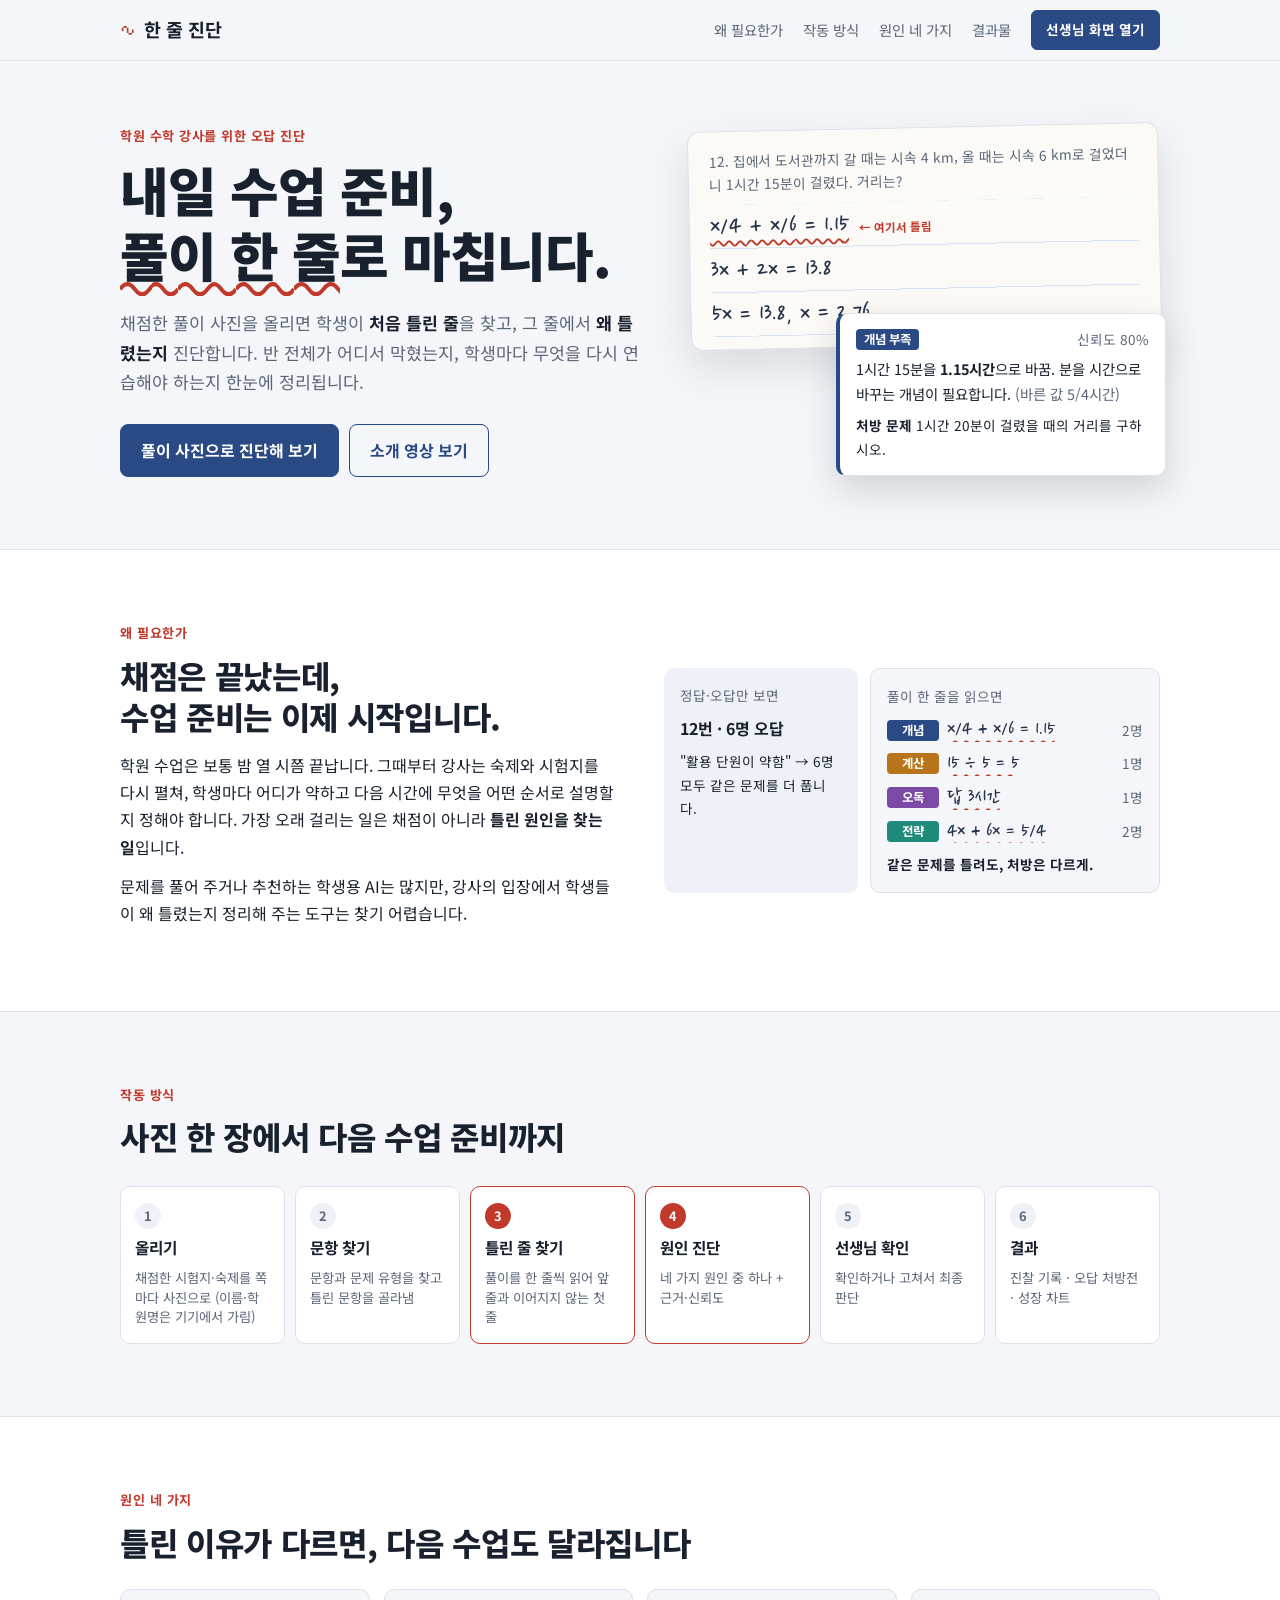
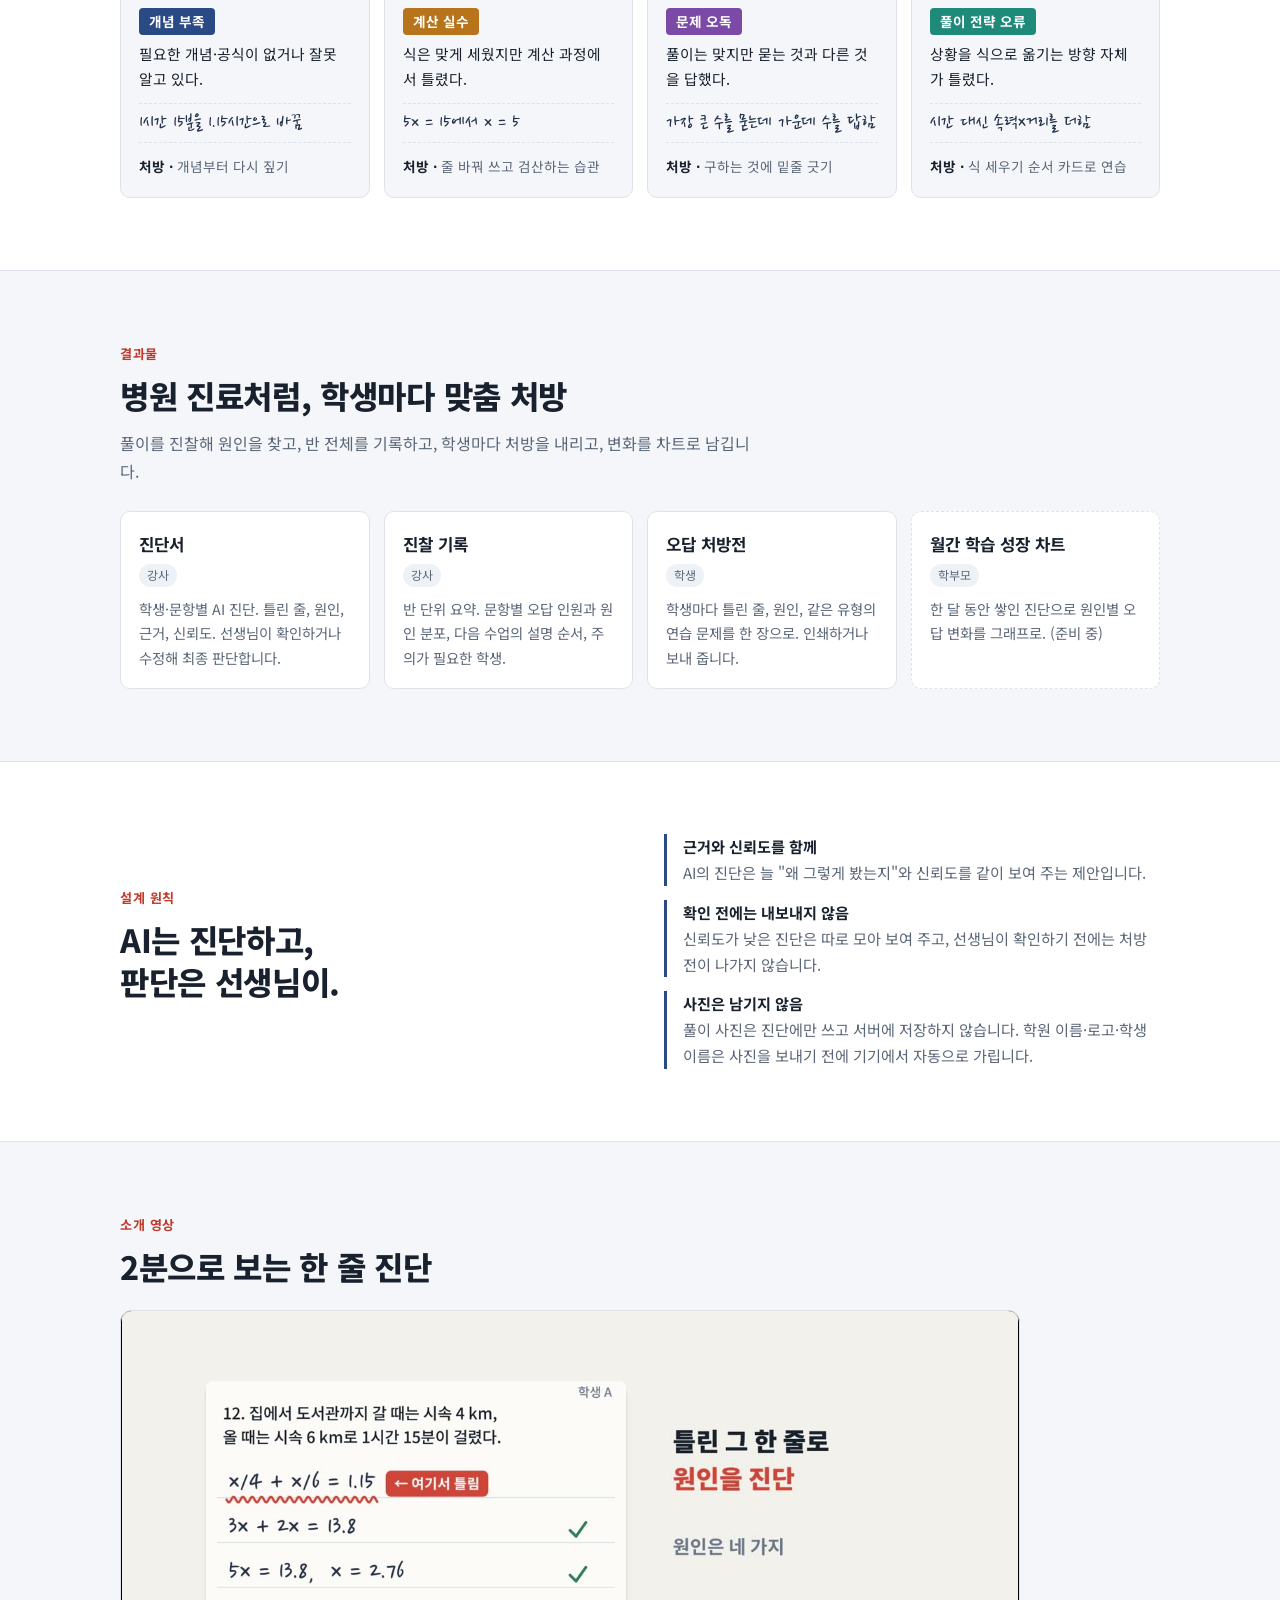
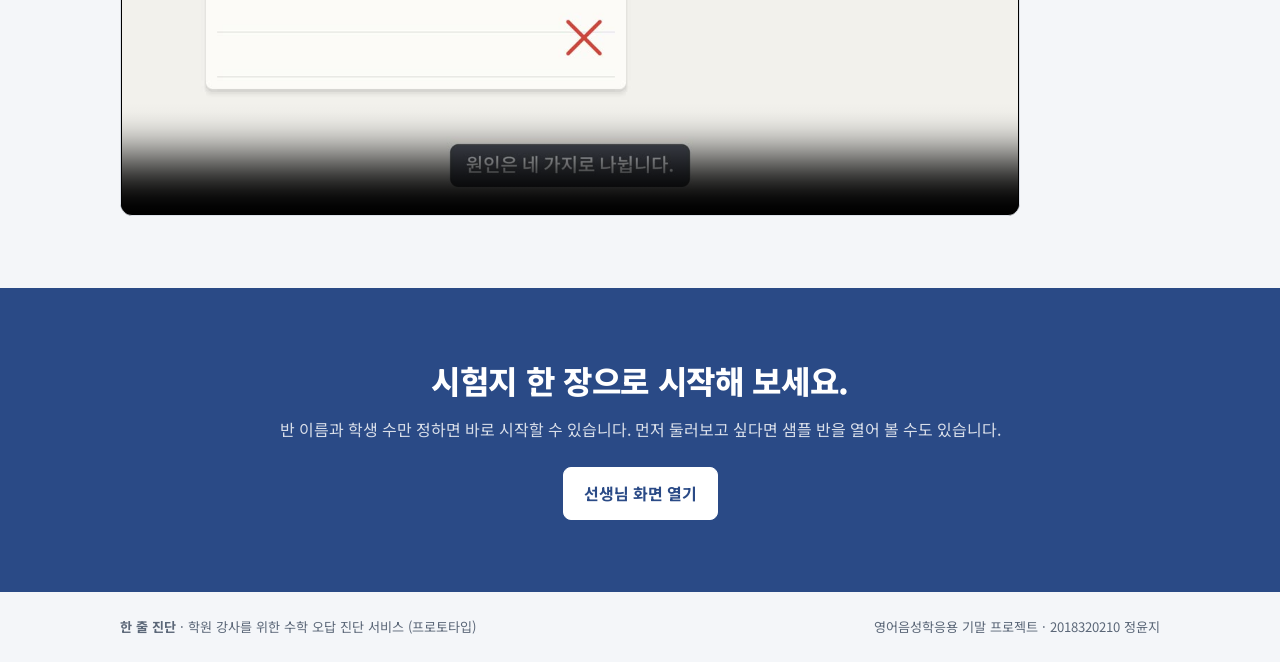
<file: final/index.html>
<!doctype html>
<html lang="ko">
<head>
<meta charset="utf-8">
<meta name="viewport" content="width=device-width,initial-scale=1">
<title>한 줄 진단 · 학원 강사를 위한 수학 오답 진단</title>
<meta name="description" content="채점한 풀이 사진을 올리면 학생이 처음 틀린 줄과 그 원인을 찾아 주는 학원 수학 강사용 오답 진단 서비스">
<meta property="og:title" content="한 줄 진단">
<meta property="og:description" content="내일 수업 준비, 풀이 한 줄로 마칩니다.">
<meta property="og:image" content="assets/media/intro-poster.jpg">
<link rel="icon" href="assets/favicon.svg" type="image/svg+xml">
<link rel="preconnect" href="https://fonts.googleapis.com">
<link rel="preconnect" href="https://fonts.gstatic.com" crossorigin>
<link rel="stylesheet" href="https://fonts.googleapis.com/css2?family=Noto+Sans+KR:wght@400;500;700;900&family=Nanum+Pen+Script&display=swap">
<link rel="stylesheet" href="assets/style.css">
<link rel="stylesheet" href="assets/landing.css">
</head>
<body class="landing">
<nav class="nav">
  <div class="in">
    <a class="brand" href="#top"><span class="mark">∿</span><b>한 줄 진단</b></a>
    <div class="links">
      <a href="#problem">왜 필요한가</a><a href="#how">작동 방식</a><a href="#causes">원인 네 가지</a><a href="#outputs">결과물</a>
      <a class="btn" href="app.html">선생님 화면 열기</a>
    </div>
  </div>
</nav>

<main id="top">
  <section class="hero">
    <div class="in">
      <div class="copy">
        <p class="kicker">학원 수학 강사를 위한 오답 진단</p>
        <h1>내일 수업 준비,<br><span class="hl">풀이 한 줄</span>로 마칩니다.</h1>
        <p class="lead">채점한 풀이 사진을 올리면 학생이 <b>처음 틀린 줄</b>을 찾고, 그 줄에서 <b>왜 틀렸는지</b> 진단합니다. 반 전체가 어디서 막혔는지, 학생마다 무엇을 다시 연습해야 하는지 한눈에 정리됩니다.</p>
        <div class="cta">
          <a class="btn big" href="app.html">풀이 사진으로 진단해 보기</a>
          <a class="btn ghost big" href="#video">소개 영상 보기</a>
        </div>
      </div>
      <div class="shot" aria-label="진단 예시">
        <div class="sheet">
          <div class="q">12. 집에서 도서관까지 갈 때는 시속 4 km, 올 때는 시속 6 km로 걸었더니 1시간 15분이 걸렸다. 거리는?</div>
          <div class="paper">
            <div class="wl err"><span class="t">x/4 + x/6 = 1.15</span><span class="errmark">← 여기서 틀림</span></div>
            <div class="wl"><span class="t">3x + 2x = 13.8</span></div>
            <div class="wl"><span class="t">5x = 13.8, x = 2.76</span></div>
          </div>
        </div>
        <div class="dxcard">
          <div class="row"><span class="tag C">개념 부족</span><span class="small muted">신뢰도 80%</span></div>
          <p>1시간 15분을 <b>1.15시간</b>으로 바꿈. 분을 시간으로 바꾸는 개념이 필요합니다. <span class="muted">(바른 값 5/4시간)</span></p>
          <div class="small"><b>처방 문제</b> 1시간 20분이 걸렸을 때의 거리를 구하시오.</div>
        </div>
      </div>
    </div>
  </section>

  <section class="band" id="problem">
    <div class="in two">
      <div>
        <p class="kicker">왜 필요한가</p>
        <h2>채점은 끝났는데,<br>수업 준비는 이제 시작입니다.</h2>
        <p>학원 수업은 보통 밤 열 시쯤 끝납니다. 그때부터 강사는 숙제와 시험지를 다시 펼쳐, 학생마다 어디가 약하고 다음 시간에 무엇을 어떤 순서로 설명할지 정해야 합니다. 가장 오래 걸리는 일은 채점이 아니라 <b>틀린 원인을 찾는 일</b>입니다.</p>
        <p>문제를 풀어 주거나 추천하는 학생용 AI는 많지만, 강사의 입장에서 학생들이 왜 틀렸는지 정리해 주는 도구는 찾기 어렵습니다.</p>
      </div>
      <div class="versus-mini">
        <div class="vm-old"><span class="small muted">정답·오답만 보면</span><b>12번 · 6명 오답</b><span class="small">"활용 단원이 약함" → 6명 모두 같은 문제를 더 풉니다.</span></div>
        <div class="vm-new"><span class="small muted">풀이 한 줄을 읽으면</span>
          <div class="vm-row"><span class="tag C">개념</span><span class="hand">x/4 + x/6 = 1.15</span><span class="small muted">2명</span></div>
          <div class="vm-row"><span class="tag K">계산</span><span class="hand">15 ÷ 5 = 5</span><span class="small muted">1명</span></div>
          <div class="vm-row"><span class="tag R">오독</span><span class="hand">답 3시간</span><span class="small muted">1명</span></div>
          <div class="vm-row"><span class="tag S">전략</span><span class="hand">4x + 6x = 5/4</span><span class="small muted">2명</span></div>
          <span class="small"><b>같은 문제를 틀려도, 처방은 다르게.</b></span>
        </div>
      </div>
    </div>
  </section>

  <section id="how">
    <div class="in">
      <p class="kicker">작동 방식</p>
      <h2>사진 한 장에서 다음 수업 준비까지</h2>
      <ol class="flow6">
        <li><b>올리기</b><span>채점한 시험지·숙제를 쪽마다 사진으로 (이름·학원명은 기기에서 가림)</span></li>
        <li><b>문항 찾기</b><span>문항과 문제 유형을 찾고 틀린 문항을 골라냄</span></li>
        <li class="key"><b>틀린 줄 찾기</b><span>풀이를 한 줄씩 읽어 앞 줄과 이어지지 않는 첫 줄</span></li>
        <li class="key"><b>원인 진단</b><span>네 가지 원인 중 하나 + 근거·신뢰도</span></li>
        <li><b>선생님 확인</b><span>확인하거나 고쳐서 최종 판단</span></li>
        <li><b>결과</b><span>진찰 기록 · 오답 처방전 · 성장 차트</span></li>
      </ol>
    </div>
  </section>

  <section class="band" id="causes">
    <div class="in">
      <p class="kicker">원인 네 가지</p>
      <h2>틀린 이유가 다르면, 다음 수업도 달라집니다</h2>
      <div class="causes">
        <div class="cz"><span class="tag C">개념 부족</span><p>필요한 개념·공식이 없거나 잘못 알고 있다.</p><p class="ex">1시간 15분을 1.15시간으로 바꿈</p><p class="rx">개념부터 다시 짚기</p></div>
        <div class="cz"><span class="tag K">계산 실수</span><p>식은 맞게 세웠지만 계산 과정에서 틀렸다.</p><p class="ex">5x = 15에서 x = 5</p><p class="rx">줄 바꿔 쓰고 검산하는 습관</p></div>
        <div class="cz"><span class="tag R">문제 오독</span><p>풀이는 맞지만 묻는 것과 다른 것을 답했다.</p><p class="ex">가장 큰 수를 묻는데 가운데 수를 답함</p><p class="rx">구하는 것에 밑줄 긋기</p></div>
        <div class="cz"><span class="tag S">풀이 전략 오류</span><p>상황을 식으로 옮기는 방향 자체가 틀렸다.</p><p class="ex">시간 대신 속력×거리를 더함</p><p class="rx">식 세우기 순서 카드로 연습</p></div>
      </div>
    </div>
  </section>

  <section id="outputs">
    <div class="in">
      <p class="kicker">결과물</p>
      <h2>병원 진료처럼, 학생마다 맞춤 처방</h2>
      <p class="sub">풀이를 진찰해 원인을 찾고, 반 전체를 기록하고, 학생마다 처방을 내리고, 변화를 차트로 남깁니다.</p>
      <div class="outs">
        <div class="out"><b>진단서</b><span class="who">강사</span><p>학생·문항별 AI 진단. 틀린 줄, 원인, 근거, 신뢰도. 선생님이 확인하거나 수정해 최종 판단합니다.</p></div>
        <div class="out"><b>진찰 기록</b><span class="who">강사</span><p>반 단위 요약. 문항별 오답 인원과 원인 분포, 다음 수업의 설명 순서, 주의가 필요한 학생.</p></div>
        <div class="out"><b>오답 처방전</b><span class="who">학생</span><p>학생마다 틀린 줄, 원인, 같은 유형의 연습 문제를 한 장으로. 인쇄하거나 보내 줍니다.</p></div>
        <div class="out soon"><b>월간 학습 성장 차트</b><span class="who">학부모</span><p>한 달 동안 쌓인 진단으로 원인별 오답 변화를 그래프로. <span class="muted">(준비 중)</span></p></div>
      </div>
    </div>
  </section>

  <section class="band">
    <div class="in two">
      <div>
        <p class="kicker">설계 원칙</p>
        <h2>AI는 진단하고,<br>판단은 선생님이.</h2>
      </div>
      <ul class="principles">
        <li><b>근거와 신뢰도를 함께</b> AI의 진단은 늘 "왜 그렇게 봤는지"와 신뢰도를 같이 보여 주는 제안입니다.</li>
        <li><b>확인 전에는 내보내지 않음</b> 신뢰도가 낮은 진단은 따로 모아 보여 주고, 선생님이 확인하기 전에는 처방전이 나가지 않습니다.</li>
        <li><b>사진은 남기지 않음</b> 풀이 사진은 진단에만 쓰고 서버에 저장하지 않습니다. 학원 이름·로고·학생 이름은 사진을 보내기 전에 기기에서 자동으로 가립니다.</li>
      </ul>
    </div>
  </section>

  <section id="video">
    <div class="in">
      <p class="kicker">소개 영상</p>
      <h2>2분으로 보는 한 줄 진단</h2>
      <video class="vid" controls preload="none" poster="assets/media/intro-poster.jpg" src="assets/media/intro.mp4"></video>
    </div>
  </section>

  <section class="final">
    <div class="in">
      <h2>시험지 한 장으로 시작해 보세요.</h2>
      <p>반 이름과 학생 수만 정하면 바로 시작할 수 있습니다. 먼저 둘러보고 싶다면 샘플 반을 열어 볼 수도 있습니다.</p>
      <a class="btn big light" href="app.html">선생님 화면 열기</a>
    </div>
  </section>
</main>

<footer class="lfoot">
  <div class="in">
    <span><b>한 줄 진단</b> · 학원 강사를 위한 수학 오답 진단 서비스 (프로토타입)</span>
    <span>영어음성학응용 기말 프로젝트 · 2018320210 정윤지</span>
  </div>
</footer>
</body>
</html>
</file>
<file: final/assets/style.css>
/* 한 줄 진단: 공통 스타일. 학생 풀이는 줄 노트 위 손글씨, 틀린 줄에만 빨간 펜 표시 */
[hidden]{display:none!important}
body{margin:0}
:root{
  --bg:#f4f6f9; --surface:#ffffff; --ink:#18212d; --muted:#5b6778; --line:#dde2ea; --soft:#eef1f6;
  --accent:#2a4a86; --accent-ink:#ffffff; --wrong:#c0392b; --wrong-soft:#fbe9e6; --ok:#2f7d57;
  --paper:#fbfaf6; --rule:#d9e2ef; --pen:#24324a;
  --cC:#2a4a86; --cK:#b8741a; --cR:#7b4aa6; --cS:#1f8a7a;
  --font:"Noto Sans KR","Noto Sans CJK KR",system-ui,-apple-system,"Apple SD Gothic Neo","Malgun Gothic",sans-serif;
  --hand:"Nanum Pen Script","Noto Sans KR",cursive;
}
@media (prefers-color-scheme: dark){:root:not([data-theme="light"]){
  --bg:#12171f; --surface:#1a212c; --ink:#e7ecf3; --muted:#9aa6b8; --line:#2c3644; --soft:#222b38;
  --accent:#7ea3e8; --accent-ink:#0f1620; --wrong:#ee7a6b; --wrong-soft:#3a2321; --ok:#6cc79a;
  --paper:#1e2633; --rule:#2e3a4c; --pen:#dfe6f1;
  --cC:#7ea3e8; --cK:#e0a24c; --cR:#bd93e0; --cS:#55c4b2; color-scheme:dark}}
:root[data-theme="dark"]{
  --bg:#12171f; --surface:#1a212c; --ink:#e7ecf3; --muted:#9aa6b8; --line:#2c3644; --soft:#222b38;
  --accent:#7ea3e8; --accent-ink:#0f1620; --wrong:#ee7a6b; --wrong-soft:#3a2321; --ok:#6cc79a;
  --paper:#1e2633; --rule:#2e3a4c; --pen:#dfe6f1;
  --cC:#7ea3e8; --cK:#e0a24c; --cR:#bd93e0; --cS:#55c4b2; color-scheme:dark}
*{box-sizing:border-box}
body{background:var(--bg);color:var(--ink);font-family:var(--font);font-size:15px;line-height:1.6;
  padding-left:max(16px,env(safe-area-inset-left,0px));padding-right:max(16px,env(safe-area-inset-right,0px));padding-block:20px 48px}
.wrap{max-width:1040px;margin:0 auto;display:flex;flex-direction:column;gap:20px}
h1{font-size:1.5rem;line-height:1.3;margin:0;text-wrap:balance}
h2{font-size:1.05rem;margin:0 0 4px;text-wrap:balance}
h3{font-size:.95rem;margin:0}
p{margin:0}
.muted{color:var(--muted)} .small{font-size:.85rem}
.num{font-variant-numeric:tabular-nums}
i{font-family:Georgia,"Times New Roman",serif}
header{display:flex;flex-direction:column;gap:10px}
.meta{display:flex;flex-wrap:wrap;gap:8px;align-items:center}
.pill{display:inline-flex;align-items:center;gap:6px;padding:2px 10px;border-radius:99px;background:var(--soft);color:var(--muted);font-size:.8rem;border:1px solid var(--line)}
.pill.demo{color:var(--wrong);border-color:var(--wrong);background:var(--wrong-soft)}
.flow{display:flex;flex-wrap:wrap;gap:6px 10px;font-size:.82rem;color:var(--muted);align-items:center}
.flow span.step{padding:2px 8px;border:1px solid var(--line);border-radius:6px;background:var(--surface)}
.flow span.step.key{border-color:var(--wrong);color:var(--wrong);font-weight:700}
.flow span.arrow{opacity:.6}
.tabs{display:flex;gap:4px;border-bottom:1px solid var(--line);overflow-x:auto}
.tabs button{font:inherit;background:none;border:0;border-bottom:3px solid transparent;padding:10px 14px;color:var(--muted);cursor:pointer;white-space:nowrap}
.tabs button[aria-selected="true"]{color:var(--accent);border-bottom-color:var(--accent);font-weight:700}
button:focus-visible,select:focus-visible,summary:focus-visible{outline:2px solid var(--accent);outline-offset:2px}
.panel{display:flex;flex-direction:column;gap:20px}
.card{background:var(--surface);border:1px solid var(--line);border-radius:10px;padding:18px;display:flex;flex-direction:column;gap:14px;min-width:0}
.kpis{display:grid;grid-template-columns:repeat(auto-fit,minmax(130px,1fr));gap:10px}
.kpi{background:var(--soft);border-radius:8px;padding:10px 12px}
.kpi b{display:block;font-size:1.4rem;line-height:1.3}
.kpi span{font-size:.8rem;color:var(--muted)}
.cols{display:grid;grid-template-columns:repeat(auto-fit,minmax(min(100%,420px),1fr));gap:20px}
ol.order{margin:0;padding:0;list-style:none;display:flex;flex-direction:column;gap:12px;counter-reset:o}
ol.order li{display:grid;grid-template-columns:28px 1fr;gap:10px;counter-increment:o}
ol.order li::before{content:counter(o);width:28px;height:28px;border-radius:50%;background:var(--accent);color:var(--accent-ink);display:grid;place-items:center;font-weight:700;font-size:.85rem}
.tag{display:inline-block;padding:0 8px;border-radius:4px;font-size:.78rem;font-weight:700;color:#fff;white-space:nowrap}
.tag.C{background:var(--cC)} .tag.K{background:var(--cK)} .tag.R{background:var(--cR)} .tag.S{background:var(--cS)}
@media (prefers-color-scheme: dark){:root:not([data-theme="light"]) .tag{color:#10151c}}
:root[data-theme="dark"] .tag{color:#10151c}
.stack{display:flex;height:26px;border-radius:5px;overflow:hidden;background:var(--soft)}
.stack>div{display:grid;place-items:center;color:#fff;font-size:.75rem;font-weight:700;min-width:0}
.stack>div.C,.track>div.C{background:var(--cC)} .stack>div.K,.track>div.K{background:var(--cK)} .stack>div.R,.track>div.R{background:var(--cR)} .stack>div.S,.track>div.S{background:var(--cS)}
@media (prefers-color-scheme: dark){:root:not([data-theme="light"]) .stack>div{color:#10151c}}
:root[data-theme="dark"] .stack>div{color:#10151c}
.legend{display:flex;flex-wrap:wrap;gap:6px 14px;font-size:.85rem}
.qrow{display:grid;grid-template-columns:minmax(120px,210px) 1fr 96px;gap:10px;align-items:center;font-size:.85rem}
.qrow>.num{white-space:nowrap}.qrow .lbl{min-width:0;line-height:1.3}
.track{height:20px;border-radius:3px;background-image:linear-gradient(to right,var(--line) 1px,transparent 1px);background-size:25% 100%;background-color:var(--soft);display:flex;overflow:hidden;border-right:1px solid var(--line)}
.track>div{height:100%}
.axis{display:grid;grid-template-columns:minmax(120px,210px) 1fr 96px;gap:10px;font-size:.72rem;color:var(--muted)}
.axis div.ticks{display:flex;justify-content:space-between}
.watch{display:flex;flex-direction:column;gap:10px}
.watch .row{display:flex;flex-wrap:wrap;gap:6px 12px;align-items:baseline;padding:10px 12px;border-radius:8px;background:var(--soft)}
.btn{font:inherit;font-size:.88rem;border:1px solid var(--accent);background:var(--accent);color:var(--accent-ink);border-radius:6px;padding:6px 12px;cursor:pointer}
.btn.ghost{background:transparent;color:var(--accent)}
.notice{background:var(--wrong-soft);border:1px solid var(--wrong);border-radius:8px;padding:10px 12px;display:flex;flex-wrap:wrap;gap:8px 14px;align-items:center;justify-content:space-between;font-size:.9rem}
.chips{display:flex;flex-wrap:wrap;gap:6px}
.chip{font:inherit;font-size:.88rem;border:1px solid var(--line);background:var(--surface);color:var(--ink);padding:6px 12px;border-radius:99px;cursor:pointer}
.chip[aria-pressed="true"]{background:var(--accent);color:var(--accent-ink);border-color:var(--accent)}
.tablewrap{overflow-x:auto}
table{border-collapse:collapse;width:100%;font-size:.88rem}
th,td{padding:8px 10px;border-bottom:1px solid var(--line);text-align:left;vertical-align:top}
th{font-size:.78rem;color:var(--muted);font-weight:500;white-space:nowrap}
.grid th,.grid td{text-align:center;padding:4px 4px;white-space:nowrap}
.grid th:first-child,.grid td:first-child{text-align:left}
.cell{font:inherit;font-size:.78rem;width:28px;height:28px;border-radius:5px;border:1px solid var(--wrong);background:var(--wrong-soft);color:var(--wrong);cursor:pointer;font-weight:700;padding:0}
.cell.ok{display:inline-grid;place-items:center;border-color:var(--line);background:transparent;color:var(--muted);cursor:default;font-weight:400}
.rec{display:grid;grid-template-columns:minmax(0,1.3fr) minmax(0,1fr) auto;gap:12px 18px;align-items:start;padding:14px;border:1px solid var(--line);border-radius:8px}
.rec.flash{outline:2px solid var(--accent)}
.rec .ctl{display:flex;flex-direction:column;gap:6px;align-items:flex-start}
.item{display:grid;grid-template-columns:minmax(0,1.2fr) minmax(0,1fr);gap:12px 20px;padding:14px;border:1px solid var(--line);border-radius:8px}
.item .side{display:flex;flex-direction:column;gap:8px;min-width:0}
select{font:inherit;font-size:.88rem;padding:5px 8px;border-radius:6px;border:1px solid var(--line);background:var(--surface);color:var(--ink)}
.done{color:var(--ok);font-weight:700;font-size:.85rem}
.low{color:var(--wrong);font-weight:700}
details summary{cursor:pointer;color:var(--accent)}
.note{background:var(--soft);border-radius:8px;padding:12px 14px}
.prob{font-size:.88rem}
.ans{font-size:.85rem;display:flex;flex-wrap:wrap;gap:4px 14px}
.ans .w{color:var(--wrong);font-weight:700}

/* 학생 풀이: 줄 노트 위 손글씨 */
.paper{background:var(--paper);border:1px solid var(--line);border-radius:6px;padding:6px 12px 8px;
  background-image:repeating-linear-gradient(to bottom,transparent 0,transparent 33px,var(--rule) 33px,var(--rule) 34px);
  background-position:0 6px;font-family:var(--hand);font-size:1.45rem;line-height:34px;color:var(--pen);min-width:0;overflow-x:auto}
.paper .wl{white-space:nowrap;display:flex;align-items:baseline;gap:10px}
.paper .wl.err>span.t{text-decoration:underline wavy var(--wrong);text-decoration-thickness:1.5px;text-underline-offset:5px}
.paper .errmark{font-family:var(--font);font-size:.72rem;font-weight:700;color:var(--wrong);line-height:1.2;white-space:nowrap}
.paper .wl.stop{font-family:var(--font);font-size:.8rem;color:var(--muted)}
.paper.empty{font-family:var(--font);font-size:.85rem;color:var(--muted);line-height:34px}
.paper.sm{font-size:1.25rem;line-height:30px;background-image:repeating-linear-gradient(to bottom,transparent 0,transparent 29px,var(--rule) 29px,var(--rule) 30px)}

/* 같은 문항, 다른 원인 */
.versus{display:grid;grid-template-columns:minmax(0,1fr) minmax(0,1.8fr);gap:16px}
.versus .old{background:var(--soft);border-radius:8px;padding:14px;display:flex;flex-direction:column;gap:8px}
.versus .old .big{font-size:1.1rem;font-weight:700}
.versus .new{display:flex;flex-direction:column;gap:10px;min-width:0}
.grp{display:grid;grid-template-columns:72px minmax(0,1fr);gap:10px;align-items:start;padding-bottom:10px;border-bottom:1px solid var(--line)}
.grp:last-child{border-bottom:0;padding-bottom:0}
.grp .who{display:flex;flex-direction:column;gap:6px;min-width:0}
.mini{display:flex;flex-wrap:wrap;gap:4px 12px;align-items:baseline;font-size:.85rem}
.mini .h{font-family:var(--hand);font-size:1.3rem;color:var(--pen);text-decoration:underline wavy var(--wrong);text-decoration-thickness:1.5px;text-underline-offset:4px}
.mini .h.none{font-family:var(--font);font-size:.85rem;color:var(--muted);text-decoration:none}
.rx{font-size:.84rem}

@media (max-width:720px){
  .versus{grid-template-columns:1fr}
  .item{grid-template-columns:1fr}
}
@media (max-width:620px){
  .rec{grid-template-columns:1fr}
  .qrow,.axis{grid-template-columns:96px 1fr 84px;gap:6px}
  .grp{grid-template-columns:1fr}
}
@media (prefers-reduced-motion:no-preference){.rec{transition:outline-color .3s}}

/* ---- 앱 상단 ---- */
.topbar{display:flex;flex-wrap:wrap;gap:10px 16px;align-items:center;justify-content:space-between}
.brand{display:flex;align-items:center;gap:10px;color:var(--ink);text-decoration:none}
.brand .mark{font-family:var(--hand);font-size:1.7rem;line-height:1;color:var(--wrong)}
.brand b{font-size:1.15rem}
.status{display:inline-flex;align-items:center;gap:6px;font-size:.8rem;padding:3px 10px;border-radius:99px;border:1px solid var(--line);background:var(--surface);color:var(--muted)}
.status::before{content:"";width:8px;height:8px;border-radius:50%;background:var(--muted)}
.status.on{color:var(--ok);border-color:var(--ok)} .status.on::before{background:var(--ok)}
.status.demo{color:var(--cK);border-color:var(--cK)} .status.demo::before{background:var(--cK)}
.tabs button .cnt{display:inline-block;min-width:18px;padding:0 5px;margin-left:4px;border-radius:9px;background:var(--wrong);color:#fff;font-size:.7rem;line-height:18px;font-weight:700}

/* ---- 새 진단 ---- */
.dx{display:grid;grid-template-columns:minmax(0,380px) minmax(0,1fr);gap:20px;align-items:start}
@media (max-width:860px){.dx{grid-template-columns:1fr}}
.field{display:flex;flex-direction:column;gap:6px}
.field>label,.field>.lab{font-size:.82rem;font-weight:700;color:var(--muted)}
.field .stepno{display:inline-grid;place-items:center;width:20px;height:20px;border-radius:50%;background:var(--accent);color:var(--accent-ink);font-size:.72rem;margin-right:6px}
textarea,input[type=text]{font:inherit;font-size:.9rem;padding:7px 9px;border-radius:6px;border:1px solid var(--line);background:var(--surface);color:var(--ink);width:100%}
textarea{min-height:76px;resize:vertical}
.probbox{background:var(--soft);border-radius:8px;padding:10px 12px;font-size:.88rem}
.probbox .a{margin-top:4px;color:var(--muted);font-size:.82rem}
.drop{position:relative;display:flex;flex-direction:column;align-items:center;justify-content:center;gap:6px;min-height:150px;border:2px dashed var(--line);border-radius:10px;background:var(--soft);color:var(--muted);font-size:.88rem;text-align:center;padding:14px;cursor:pointer}
.drop.over{border-color:var(--accent);color:var(--accent)}
.drop input{position:absolute;inset:0;opacity:0;cursor:pointer}
.drop img{max-width:100%;max-height:260px;border-radius:6px;display:block}
.drop .big{font-size:1.6rem;line-height:1}
.btn[disabled]{opacity:.45;cursor:not-allowed}
.btn.wide{width:100%;padding:10px 12px;font-size:.95rem;font-weight:700}
.btn.ok{background:var(--ok);border-color:var(--ok);color:#fff}
.privacy{font-size:.76rem;color:var(--muted)}
.empty{display:flex;flex-direction:column;gap:10px;align-items:flex-start}
.empty ol{margin:0;padding-left:20px;display:flex;flex-direction:column;gap:4px;font-size:.9rem}
.loading{display:flex;flex-direction:column;gap:10px}
.loading .st{display:flex;align-items:center;gap:10px;font-size:.92rem;color:var(--muted)}
.loading .st i{font-style:normal;width:22px;height:22px;border-radius:50%;border:2px solid var(--line);display:grid;place-items:center;font-size:.7rem}
.loading .st.now{color:var(--ink);font-weight:700} .loading .st.now i{border-color:var(--accent);border-top-color:transparent;animation:spin 0.9s linear infinite}
.loading .st.done{color:var(--ok)} .loading .st.done i{border-color:var(--ok);background:var(--ok);color:#fff}
@keyframes spin{to{transform:rotate(360deg)}}
@media (prefers-reduced-motion:reduce){.loading .st.now i{animation:none}}
.res-head{display:flex;flex-wrap:wrap;gap:6px 12px;align-items:baseline;justify-content:space-between}
.res-grid{display:grid;grid-template-columns:minmax(0,0.9fr) minmax(0,1.1fr);gap:16px}
@media (max-width:620px){.res-grid{grid-template-columns:1fr}}
.photo{align-self:start;border:1px solid var(--line);border-radius:8px;overflow:hidden;background:var(--soft);cursor:zoom-in}
.photo img{display:block;width:100%;max-height:420px;object-fit:contain}
.paper .wl.pick{cursor:pointer}
.paper .wl.pick:hover{background:var(--wrong-soft)}
.paper .fix{font-family:var(--font);font-size:.78rem;color:var(--ok);line-height:1.3;padding:0 0 6px 2px;white-space:normal}
.badge{display:inline-block;padding:1px 8px;border-radius:4px;font-size:.75rem;font-weight:700;border:1px solid currentColor}
.badge.ai{color:var(--accent)} .badge.demo{color:var(--cK)} .badge.low{color:var(--wrong)}
.warn{background:var(--wrong-soft);border:1px solid var(--wrong);border-radius:8px;padding:8px 12px;font-size:.85rem}
.good{background:var(--soft);border:1px solid var(--ok);border-radius:8px;padding:12px 14px}
.actions{display:flex;flex-wrap:wrap;gap:8px;align-items:center}
.toast{position:fixed;left:50%;bottom:calc(20px + env(safe-area-inset-bottom));transform:translateX(-50%);width:max-content;max-width:min(92vw,520px);background:var(--ink);color:var(--bg);padding:12px 18px;border-radius:12px;font-size:.9rem;line-height:1.45;box-shadow:0 8px 24px rgba(0,0,0,.22);z-index:20;display:flex;gap:10px;align-items:center;flex-wrap:wrap;animation:toastIn .18s ease-out}
.toast span{flex:1 1 auto;min-width:0}
.toast button{font:inherit;font-size:.84rem;font-weight:600;white-space:nowrap;background:rgba(255,255,255,.14);border:0;border-radius:999px;padding:6px 12px;color:var(--bg);cursor:pointer}
@keyframes toastIn{from{opacity:0;transform:translate(-50%,8px)}to{opacity:1;transform:translate(-50%,0)}}
@media (prefers-reduced-motion:reduce){.toast{animation:none}}
.session{display:flex;flex-direction:column;gap:8px}
.session .row{display:grid;grid-template-columns:52px minmax(0,1fr) auto;gap:10px;align-items:center;padding:8px;border:1px solid var(--line);border-radius:8px}
.session .row img{width:52px;height:52px;object-fit:cover;border-radius:6px;background:var(--soft)}
.src{font-size:.72rem;color:var(--accent);font-weight:700}
dialog.zoom{border:0;padding:0;background:transparent;max-width:96vw;max-height:94vh}
dialog.zoom::backdrop{background:rgba(0,0,0,.75)}
dialog.zoom img{max-width:96vw;max-height:90vh;display:block;border-radius:8px}
.foot{font-size:.78rem;color:var(--muted);display:flex;flex-wrap:wrap;gap:6px 16px;justify-content:space-between;border-top:1px solid var(--line);padding-top:14px}
.linkbtn{font:inherit;font-size:.78rem;background:none;border:0;color:var(--muted);text-decoration:underline;cursor:pointer;padding:0}

/* 처방전 인쇄 */
@media print{
  body{background:#fff;padding:0}
  header,.tabs,.foot,.chips,.notice,.btn,.toast,#p-dx,#p-brief,#p-chk{display:none!important}
  .card{border:0;padding:0}
  .item{break-inside:avoid}
}
/* 여러 장 진단 대기열 */
.queue{display:flex;flex-direction:column;gap:6px;border:1px solid var(--line);border-radius:10px;padding:8px;max-height:340px;overflow:auto}
.qhead{display:flex;justify-content:space-between;align-items:center;font-size:.85rem;padding:0 2px 2px}
.qrow2{display:grid;grid-template-columns:44px 1fr auto 24px;gap:8px;align-items:center;padding:4px;border-radius:8px;cursor:pointer;border:1px solid transparent}
.qrow2:hover{background:var(--soft)} .qrow2.on{border-color:var(--accent);background:var(--soft)}
.qrow2 img{width:44px;height:44px;object-fit:cover;border-radius:6px;border:1px solid var(--line);background:#fff}
.qmeta{display:flex;flex-direction:column;gap:2px;min-width:0} .qmeta select{font-size:.82rem;padding:3px 6px;max-width:120px}
.qstate{display:flex;gap:4px;align-items:center;flex-wrap:wrap;justify-content:flex-end}
.qst{font-size:.74rem;padding:2px 7px;border-radius:999px;background:var(--soft);color:var(--muted);border:1px solid var(--line);white-space:nowrap}
.qst.run{color:var(--accent);border-color:var(--accent)} .qst.ok{color:var(--ok);border-color:var(--ok)} .qst.bad{color:var(--wrong);border-color:currentColor}
.qrow2 .x{border:0;background:none;color:var(--muted);font-size:1.1rem;cursor:pointer;line-height:1;padding:0}
.bar{height:8px;border-radius:999px;background:var(--soft);overflow:hidden;border:1px solid var(--line)} .bar>div{height:100%;background:var(--accent);transition:width .3s}
.codebox{padding:10px;border:1px dashed var(--accent);border-radius:10px;background:var(--soft)}
.card.summary .res-head{align-items:center}

/* 개인정보 가리기 */
.toggle{display:flex;align-items:center;gap:8px;font-size:.85rem;color:var(--ink);margin-top:2px;cursor:pointer}
.toggle input{width:16px;height:16px;accent-color:var(--accent)}
.hid{color:var(--ok)}
dialog.redact{max-width:min(960px,96vw);width:96vw;border:1px solid var(--line);border-radius:14px;padding:16px;background:var(--surface);color:var(--ink)}
dialog.redact::backdrop{background:rgba(10,14,20,.6)}
dialog.redact .rwrap{max-height:70vh;overflow:auto;margin:10px 0;border:1px solid var(--line);border-radius:8px;background:var(--soft);text-align:center}
dialog.redact canvas{max-width:100%;max-height:68vh;width:auto;height:auto;cursor:crosshair;touch-action:none;display:block;margin:0 auto}
.photo{position:relative} .cropnote{position:absolute;left:6px;bottom:6px;font-size:.72rem;background:rgba(24,33,45,.75);color:#fff;padding:2px 7px;border-radius:999px}
details.opt{border:1px solid var(--line);border-radius:10px;padding:8px 10px;font-size:.86rem}
details.opt summary{cursor:pointer;color:var(--muted)} details.opt[open]{display:flex;flex-direction:column;gap:6px} details.opt[open] summary{margin-bottom:2px}
/* 반 만들기·관리 */
.grpPick{display:inline-flex} .grpPick select.pill{appearance:auto;cursor:pointer;font:inherit;font-size:.82rem;max-width:min(62vw,340px);padding:5px 10px;border:1px solid var(--line);border-radius:999px;background:var(--surface);color:var(--ink)}
.sr{position:absolute;width:1px;height:1px;overflow:hidden;clip:rect(0 0 0 0)}
.card.onboard{max-width:720px;margin:0 auto;width:100%}
.stugrid{display:grid;grid-template-columns:repeat(auto-fill,minmax(88px,1fr));gap:6px}
.stugrid input{text-align:center;padding:7px 6px;font-size:.9rem}
.stugrid.edit{grid-template-columns:repeat(auto-fill,minmax(120px,1fr))}
.srow{display:flex;gap:4px;align-items:center} .srow input{flex:1;min-width:0}
.srow .x{border:0;background:none;color:var(--muted);font-size:1.1rem;cursor:pointer}
.btn.danger{color:var(--wrong);border-color:var(--wrong)}
.field .lab{display:flex;align-items:center;gap:8px;flex-wrap:wrap}
.countrow{display:flex;gap:8px;align-items:center;flex-wrap:wrap} .countrow input{width:90px}
/* 가림 확인 */
.rgrid{display:grid;grid-template-columns:repeat(auto-fill,minmax(220px,1fr));gap:12px;max-height:62vh;overflow:auto;margin:10px 0;padding:2px}
.rgrid figure{margin:0;border:1px solid var(--line);border-radius:10px;overflow:hidden;background:var(--soft);display:flex;flex-direction:column}
.rgrid .rimg{background:#222;display:flex;align-items:center;justify-content:center}
.rgrid img{width:100%;max-height:340px;object-fit:contain;display:block}
.rgrid figcaption{display:flex;flex-wrap:wrap;justify-content:space-between;align-items:center;gap:6px;padding:8px 10px;font-size:.85rem}
.rbtns{display:flex;gap:8px;align-items:center} .rbtns .btn{padding:5px 10px;font-size:.82rem}
.low{color:var(--wrong)}
/* 진단서 넘김 줄 · 완료 카드 */
.pager{display:flex;align-items:center;justify-content:space-between;gap:8px;padding-bottom:10px;margin-bottom:2px;border-bottom:1px solid var(--line);font-size:.84rem;color:var(--muted)}
.pager span{text-align:center;flex:1}
.pager .pg{font:inherit;font-size:.84rem;background:var(--surface);border:1px solid var(--line);border-radius:999px;padding:6px 12px;color:var(--accent);cursor:pointer;white-space:nowrap}
.pager .pg:hover{border-color:var(--accent)}
.done-card{border-color:var(--ok)} .done-card h2{color:var(--ok)}
.qwho{font-size:.88rem}
</file>
<file: final/assets/landing.css>
/* 한 줄 진단: 소개 페이지 */
body.landing{padding:0;font-size:16px;line-height:1.7}
.landing .in{max-width:1080px;margin:0 auto;padding:0 max(20px,env(safe-area-inset-left,0px))}
.landing section{padding:72px 0}
.landing section.band{background:var(--surface);border-top:1px solid var(--line);border-bottom:1px solid var(--line)}
.landing h1{font-size:clamp(2rem,4.6vw,3.3rem);line-height:1.22;font-weight:900;letter-spacing:-0.02em;margin:0}
.landing h2{font-size:clamp(1.45rem,2.8vw,2rem);line-height:1.3;font-weight:800;letter-spacing:-0.01em;margin:0 0 14px}
.landing p{margin:0 0 12px}
.kicker{font-size:.82rem;font-weight:700;color:var(--wrong);letter-spacing:.04em;margin-bottom:10px!important}
.sub{color:var(--muted);max-width:640px}
.hl{position:relative;white-space:nowrap}
.hl::after{content:"";position:absolute;left:0;right:0;bottom:-.08em;height:.32em;background:url("data:image/svg+xml,%3Csvg xmlns='http://www.w3.org/2000/svg' viewBox='0 0 40 10' preserveAspectRatio='none'%3E%3Cpath d='M0 6 Q5 0 10 6 T20 6 T30 6 T40 6' fill='none' stroke='%23c0392b' stroke-width='2.6'/%3E%3C/svg%3E") repeat-x;background-size:1.1em 100%}
.landing .btn{display:inline-flex;align-items:center;justify-content:center;text-decoration:none;font-weight:700}
.landing .btn.big{padding:12px 20px;font-size:1rem;border-radius:8px}
.landing .btn.light{background:#fff;color:var(--accent);border-color:#fff}

/* 상단 메뉴 */
.nav{position:sticky;top:0;z-index:10;background:color-mix(in srgb,var(--bg) 88%,transparent);backdrop-filter:blur(8px);border-bottom:1px solid var(--line)}
.nav .in{display:flex;align-items:center;justify-content:space-between;gap:12px;height:60px}
.nav .links{display:flex;align-items:center;gap:20px;font-size:.9rem}
.nav .links a:not(.btn){color:var(--muted);text-decoration:none}
.nav .links a:not(.btn):hover{color:var(--ink)}
.nav .btn{padding:7px 14px;font-size:.85rem}
@media (max-width:760px){.nav .links a:not(.btn){display:none}}

/* 첫 화면 */
.hero{padding:64px 0 72px!important}
.hero .in{display:grid;grid-template-columns:minmax(0,1.05fr) minmax(0,.95fr);gap:48px;align-items:center}
.hero .lead{font-size:1.08rem;color:var(--muted);margin:22px 0 28px;max-width:520px}
.hero .lead b{color:var(--ink)}
.cta{display:flex;flex-wrap:wrap;gap:10px}
.shot{position:relative;padding:0 0 130px}
.sheet{background:var(--paper);border:1px solid var(--line);border-radius:12px;padding:18px 20px 12px;box-shadow:0 18px 40px rgba(24,33,45,.12);transform:rotate(-1.2deg)}
.sheet .q{font-size:.86rem;color:var(--muted);margin-bottom:8px}
.sheet .paper{border:0;background-color:transparent;padding:0;font-size:1.7rem;line-height:44px;background-image:repeating-linear-gradient(to bottom,transparent 0,transparent 43px,var(--rule) 43px,var(--rule) 44px);background-position:0 0}
.dxcard{position:absolute;right:-6px;bottom:0;width:min(330px,88%);background:var(--surface);border:1px solid var(--line);border-left:4px solid var(--cC);border-radius:10px;padding:14px 16px;box-shadow:0 14px 34px rgba(24,33,45,.16);font-size:.9rem}
.dxcard .row{display:flex;justify-content:space-between;align-items:center;margin-bottom:6px}
.dxcard p{margin:0 0 8px}
@media (max-width:860px){.hero .in{grid-template-columns:1fr;gap:28px}.dxcard{right:0}}

/* 두 칸 */
.two{display:grid;grid-template-columns:minmax(0,1fr) minmax(0,1fr);gap:48px;align-items:center}
@media (max-width:860px){.two{grid-template-columns:1fr;gap:24px}}
.versus-mini{display:grid;grid-template-columns:minmax(0,.8fr) minmax(0,1.2fr);gap:12px}
.vm-old{background:var(--soft);border-radius:10px;padding:16px;display:flex;flex-direction:column;gap:8px}
.vm-new{border:1px solid var(--line);border-radius:10px;padding:16px;display:flex;flex-direction:column;gap:10px;background:var(--bg)}
.vm-row{display:grid;grid-template-columns:52px minmax(0,1fr) auto;gap:8px;align-items:center}
.vm-row .tag{text-align:center}
.hand{font-family:var(--hand);font-size:1.35rem;line-height:1.1;color:var(--pen);text-decoration:underline wavy var(--wrong);text-decoration-thickness:1.5px;text-underline-offset:4px;white-space:nowrap;overflow:hidden;text-overflow:ellipsis}
@media (max-width:520px){.versus-mini{grid-template-columns:1fr}}

/* 작동 방식 */
.flow6{list-style:none;margin:28px 0 0;padding:0;display:grid;grid-template-columns:repeat(6,minmax(0,1fr));gap:10px;counter-reset:f}
.flow6 li{counter-increment:f;background:var(--surface);border:1px solid var(--line);border-radius:10px;padding:16px 14px;display:flex;flex-direction:column;gap:6px;position:relative}
.flow6 li::before{content:counter(f);width:26px;height:26px;border-radius:50%;background:var(--soft);color:var(--muted);display:grid;place-items:center;font-size:.8rem;font-weight:700}
.flow6 li.key{border-color:var(--wrong)}
.flow6 li.key::before{background:var(--wrong);color:#fff}
.flow6 li b{font-size:.98rem}
.flow6 li span{font-size:.83rem;color:var(--muted);line-height:1.5}
@media (max-width:960px){.flow6{grid-template-columns:repeat(3,minmax(0,1fr))}}
@media (max-width:520px){.flow6{grid-template-columns:repeat(2,minmax(0,1fr))}}

/* 원인 */
.causes{display:grid;grid-template-columns:repeat(4,minmax(0,1fr));gap:14px;margin-top:26px}
.cz{border:1px solid var(--line);border-radius:10px;padding:18px;display:flex;flex-direction:column;gap:6px;background:var(--bg)}
.cz .tag{align-self:flex-start;font-size:.85rem;padding:2px 10px}
.cz p{margin:0;font-size:.92rem}
.cz .ex{font-family:var(--hand);font-size:1.3rem;line-height:1.25;color:var(--pen);padding:6px 0;border-top:1px dashed var(--line);border-bottom:1px dashed var(--line);margin:6px 0}
.cz .rx{font-size:.85rem;color:var(--muted)}
.cz .rx::before{content:"처방 · ";font-weight:700;color:var(--ink)}
@media (max-width:900px){.causes{grid-template-columns:repeat(2,minmax(0,1fr))}}
@media (max-width:520px){.causes{grid-template-columns:1fr}}

/* 결과물 */
.outs{display:grid;grid-template-columns:repeat(4,minmax(0,1fr));gap:14px;margin-top:26px}
.out{background:var(--surface);border:1px solid var(--line);border-radius:10px;padding:18px;display:flex;flex-direction:column;gap:6px}
.out b{font-size:1.05rem}
.out .who{align-self:flex-start;font-size:.75rem;padding:1px 8px;border-radius:99px;background:var(--soft);color:var(--muted)}
.out p{margin:4px 0 0;font-size:.9rem;color:var(--muted)}
.out.soon{border-style:dashed}
@media (max-width:900px){.outs{grid-template-columns:repeat(2,minmax(0,1fr))}}
@media (max-width:520px){.outs{grid-template-columns:1fr}}

.principles{list-style:none;margin:0;padding:0;display:flex;flex-direction:column;gap:14px}
.principles li{padding-left:16px;border-left:3px solid var(--accent);font-size:.95rem;color:var(--muted)}
.principles b{display:block;color:var(--ink)}

.vid{width:100%;max-width:900px;display:block;margin-top:22px;border-radius:12px;border:1px solid var(--line);background:#000;aspect-ratio:16/9}

.final{background:var(--accent);color:#fff;text-align:center}
.final h2{color:#fff}
.final p{color:rgba(255,255,255,.82);margin-bottom:24px}
.lfoot{padding:24px 0;font-size:.82rem;color:var(--muted)}
.lfoot .in{display:flex;flex-wrap:wrap;gap:6px 20px;justify-content:space-between}
@media (prefers-color-scheme: dark){:root:not([data-theme="light"]) .final{background:#1d3157}}
</file>
